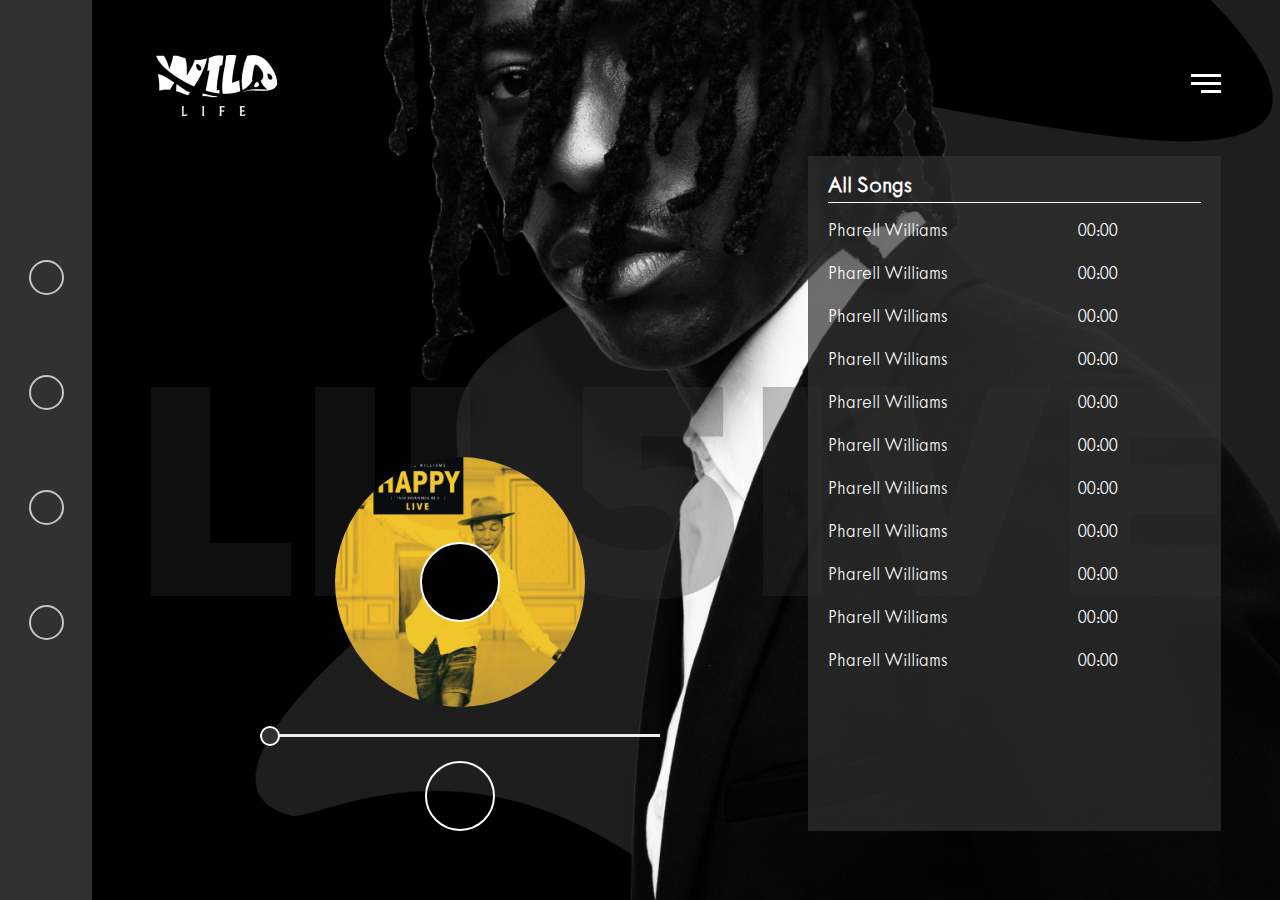
<file: pages/music-player.html>
<!DOCTYPE html>
<html lang="en">
  <head>
    <meta charset="UTF-8" />
    <meta name="viewport" content="width=device-width, initial-scale=1.0" />
    <link rel="icon" href="../assets/images/Wild-life-white-mobile.png" />
    <link
      rel="stylesheet"
      href="https://cdnjs.cloudflare.com/ajax/libs/font-awesome/6.4.0/css/all.min.css"
      integrity="sha512-iecdLmaskl7CVkqkXNQ/ZH/XLlvWZOJyj7Yy7tcenmpD1ypASozpmT/E0iPtmFIB46ZmdtAc9eNBvH0H/ZpiBw=="
      crossorigin="anonymous"
      referrerpolicy="no-referrer"
    />
    <link rel="stylesheet" href="../styles/music-player/index.css" />
    <title>Music Player</title>
  </head>
  <body>
    <main class="container">
      <section class="min-h-screen home-page-content">
        <!-- side bar -->
        <aside class="side-bar side-bar-one">
          <ul class="icons-container h-full w-full d-flex">
            <li class="icon-wrapper">
              <a href="#"> <i class="fa-brands fa-twitter"></i> </a>
            </li>

            <li class="icon-wrapper">
              <a href="#"> <i class="fa-brands fa-facebook-f"></i></a>
            </li>

            <li class="icon-wrapper">
              <a href="#"> <i class="fa-brands fa-instagram"></i> </a>
            </li>

            <li class="icon-wrapper play">
              <a href="./pages/music-player.html">
                <i class="fa-solid fa-play"></i>
              </a>
            </li>
          </ul>
        </aside>

        <!-- sidebar navigation -->
        <nav class="navigation">
          <div class="menu-items-container w-full h-full d-flex">
            <figure class="logo sidebar-logo">
              <a href="/"></a>
            </figure>

            <ul class="nav">
              <li class="nav-items">
                <a href="#" class="nav-links">artists</a>
              </li>
              <li class="nav-items">
                <a href="#" class="nav-links">services</a>
              </li>
              <li class="nav-items">
                <a href="#" class="nav-links">discography</a>
              </li>
              <li class="nav-items"><a href="#" class="nav-links">about</a></li>
              <li class="nav-items">
                <a href="#" class="nav-links">contact</a>
              </li>
            </ul>

            <div class="socials">
              <li>
                <a href="#"> <i class="fa-brands fa-twitter"></i> </a>
              </li>
              <li>
                <a href="#"> <i class="fa-brands fa-facebook-f"></i></a>
              </li>
              <li>
                <a href="#"> <i class="fa-brands fa-instagram"></i> </a>
              </li>
              <li>
                <a href="./pages/music-player.html">
                  <i class="fa-solid fa-play"></i>
                </a>
              </li>
            </div>
          </div>
        </nav>
        <!-- main page content -->
        <section class="page-content">
          <header class="w-90 mx-auto d-flex">
            <figure class="logo">
              <a href="/"></a>
            </figure>

            <div class="hamburger-search-wrapper d-flex">
              <div class="search-icon">
                <button>
                  <i class="fa-solid fa-magnifying-glass"></i>
                </button>
              </div>

              <div class="hamburger-icon">
                <button><span></span><span></span><span></span></button>
              </div>
            </div>
          </header>

          <section class="music-lists-container w-90">
            <div class="controls-section">
              <div class="controls">
                <div class="thumbnail-image">
                  <span class="inner-circle"></span>
                </div>

                <audio>
                  <source src="" type="" />
                </audio>

                <div class="controls-wrapper">
                  <div class="audio-progress">
                    <input type="range" id="progress" value="0" max="100" />
                  </div>

                  <ul class="audio-controls">
                    <li>
                      <i class="fa-solid fa-shuffle"></i>
                    </li>
                    <li>
                      <i class="fa-solid fa-backward-step"></i>
                    </li>
                    <li class="play">
                      <i class="fa-sharp fa-solid fa-play"></i>
                    </li>
                    <li>
                      <i class="fa-solid fa-forward-step"></i>
                    </li>
                    <li>
                      <i class="fa-solid fa-repeat"></i>
                    </li>
                  </ul>
                </div>
              </div>
            </div>

            <div class="list-of-music-player">
              <h2 class="all-songs">All Songs</h2>
              <ul class="music-list">
                <li>
                  <span class="name">pharell williams</span>
                  <span class="duration">00:00</span>
                </li>
                <li>
                  <span class="name">pharell williams</span>
                  <span class="duration">00:00</span>
                </li>
                <li>
                  <span class="name">pharell williams</span>
                  <span class="duration">00:00</span>
                </li>
                <li>
                  <span class="name">pharell williams</span>
                  <span class="duration">00:00</span>
                </li>
                <li>
                  <span class="name">pharell williams</span>
                  <span class="duration">00:00</span>
                </li>
                <li>
                  <span class="name">pharell williams</span>
                  <span class="duration">00:00</span>
                </li>
                <li>
                  <span class="name">pharell williams</span>
                  <span class="duration">00:00</span>
                </li>

                <li>
                  <span class="name">pharell williams</span>
                  <span class="duration">00:00</span>
                </li>
                <li>
                  <span class="name">pharell williams</span>
                  <span class="duration">00:00</span>
                </li>
                <li>
                  <span class="name">pharell williams</span>
                  <span class="duration">00:00</span>
                </li>
                <li>
                  <span class="name">pharell williams</span>
                  <span class="duration">00:00</span>
                </li>
              </ul>
            </div>
          </section>
        </section>
      </section>
    </main>

    <script src="../js//music-player/music-player.js"></script>
  </body>
</html>
</file>
<file: styles/music-player/index.css>
@import url("../utils.css");

* {
  margin: 0;
  padding: 0;
  box-sizing: border-box;
}

:root {
  --black-color: #000000;
  --bastille-color: #313132;
  --white-color: #ffffff;
  --socials-color: #c4c4c4;
  --red-color: #ff0000;
  --white-smoke: #eeeeee;
}

::-webkit-scrollbar {
  background-color: var(--white-smoke);
  width: 5px;
  height: 5px;
}

::-webkit-scrollbar-thumb {
  background-color: var(--bastille-color);
  border-radius: 20px;
  width: 100%;
  height: 100%;
}

@font-face {
  font-family: Twcenmt;
  src: url("../../assets/fonts/tw-cen-mt-std-light.otf");
  font-weight: normal;
}

@font-face {
  font-family: ronet;
  src: url("../../assets/fonts/Ronet-DEMO.ttf");
}

body {
  background-color: var(--black-color);
  background-image: url("../../assets/images/vector-bg-mobile.png");
  background-attachment: fixed;
  background-repeat: no-repeat;
  background-size: 100% contain;
  background-position: right bottom;
  color: var(--white-color);
  font-family: Twcenmt;
  /* overflow: hidden; */
}

.home-page-content {
  background-image: url("../../assets/images/man-bg-mobile.png");
  /* background-image: url("../../assets/images/music-player/music-player-bg.png"); */
  background-repeat: no-repeat;
  background-size: cover;
  background-position: center;
  overflow: hidden;
  background-attachment: fixed;
}

/* sidebar */
.side-bar {
  display: none;
}

.page-content {
  _border: 2px solid red;
  height: 100%;
  padding-top: 20px;
}

/* header */
header {
  align-items: center;
  justify-content: space-between;
}

.logo {
  width: 53px;
  height: 40px;
  background-image: url("../../assets/images/Wild-life-white-mobile.png");
  background-repeat: no-repeat;
  background-position: center center;
}

.logo a {
  width: 100%;
  height: 100%;
  display: block;
}

.hamburger-search-wrapper {
  align-items: center;
  gap: 40px;
  cursor: pointer;
}

.search-icon {
  width: 35px;
  height: 35px;
  display: none;
}

.search-icon button {
  color: var(--white-color);
  font-size: 20px;
}

.hamburger-icon button {
  display: flex;
  flex-direction: column;
  align-items: flex-end;
}

.hamburger-icon button span {
  width: 27px;
  height: 3px;
  margin: 0 0 5px;
  display: block;
  background-color: var(--white-color);
}

.hamburger-icon button span:nth-child(3) {
  width: 20px;
}

/* navigation bar */
nav {
  position: fixed;
  bottom: 0;
  top: 0;
  background: rgba(37, 37, 37, 0.5);
  backdrop-filter: blur(50px);
  z-index: 2;
  width: 265px;
  transform: translateX(-1000px);
  transition: 0.3s linear;
}

.active {
  transform: translateX(0);
}

.menu-items-container {
  justify-content: center;
  align-items: center;
  flex-direction: column;
  gap: 40px;
}

.nav {
  width: 100%;
  list-style-type: none;
  margin: 0;
  padding: 0;
  display: flex;
  justify-content: center;
  align-items: center;
  flex-direction: column;
  gap: 1rem;
}

.nav-items a {
  font-size: 16px;
  color: var(--white-color);
  text-transform: capitalize;
}

.socials {
  width: 100%;
  list-style-type: none;
  margin: 20px 0 0;
  padding: 0;
  display: flex;
  justify-content: center;
  align-items: center;
  gap: 1.5rem;
}

.socials li a {
  font-size: 16px;
  color: var(--white-color);
}

.socials li a .fa-play {
  color: var(--red-color);
}

.sidebar-logo {
  width: 89px;
  height: 42px;
}

.music-lists-container {
  margin: 40px auto 0;
  background-image: url("../../assets/images/LIL5IVE-mobile.png");
  background-repeat: no-repeat;
  background-size: contain;
  background-position: center;
}

.list-of-music-player {
  _border: 2px solid green;
  height: 62vh;
  overflow-y: auto;
  background-color: rgba(49, 49, 50, 0.7);
  padding: 20px;
}

.music-list {
  padding: 0 10px 0 0;
}

.all-songs {
  margin-bottom: 20px;
  border-bottom: 1px solid white;
  padding-bottom: 5px;
}

.music-list li {
  width: 70%;
  margin-bottom: 25px;
  font-size: 20px;
  text-transform: capitalize;
  display: flex;
  justify-content: space-between;
  align-items: center;
}

.controls {
}

.thumbnail-image {
  background-image: url("../../assets/images/song-thumbnails/pharrell-williams.jpg");
  background-repeat: no-repeat;
  background-size: contain;
  width: 250px;
  height: 250px;
  border-radius: 50%;
  display: flex;
  justify-content: center;
  align-items: center;
  margin: auto;
  animation: rotateDisc 2s linear infinite;
}

.inner-circle {
  width: 20px;
  height: 20px;
  display: block;
  border-radius: 50%;
  border: 2px solid white;
  background-color: var(--black-color);
}

@keyframes rotateDisc {
  from {
    transform: rotate(0deg);
  }
  to {
    transform: rotate(360deg);
  }
}

.audio-progress {
  width: 100%;
  text-align: center;
  margin: 20px 0;
}

#progress {
  -webkit-appearance: none;
  appearance: none;
  height: 3px;
  /* max-width: 248px; */
  width: 100%;
  background-color: var(--white-smoke);
  cursor: pointer;
}

#progress::-webkit-slider-thumb {
  -webkit-appearance: none;
  appearance: none;
  width: 20px;
  height: 20px;
  border: 2px solid white;
  background: var(--bastille-color);
  border-radius: 50%;
}

.audio-controls {
  list-style-type: none;
  display: flex;
  margin: 20px 0 0;
  padding: 0;
  justify-content: center;
  align-items: center;
  gap: 20px;
}

.audio-controls li {
  cursor: pointer;
  font-size: 20px;
}

.audio-controls .play {
  border: 2px solid white;
  width: 40px;
  height: 40px;
  display: flex;
  justify-content: center;
  align-items: center;
  border-radius: 50%;
}

@media screen and (max-width: 767px) {
  .controls-section {
    position: fixed;
    bottom: 0;
    right: 0;
    left: 0;
    padding: 0 0 10px;
    background: var(--bastille-color);
  }

  .controls {
    width: 90%;
    margin: auto;
    display: flex;
    gap: 20px;
    align-items: center;
  }

  .thumbnail-image {
    width: 70px;
    height: 70px;
    margin: 0;
  }

  .controls-wrapper {
    width: 70%;
  }
}

@media screen and (min-width: 640px) {
  body {
    background-image: url("../../assets/images/wavy-vector-bg.png");
    background-size: auto 100vh;
    background-position: right bottom;
  }

  .home-page-content {
    background-image: url("../../assets/images/man-bg.png");
    background-size: auto 100vh;
    background-position: right bottom;
  }

  nav {
    width: 563px;
  }

  .nav-items a {
    font-size: 36px;
  }

  .socials {
    margin: 40px 0 0;
  }

  .socials li a {
    font-size: 24px;
    color: var(--white-color);
  }

  .sidebar-logo {
    display: none;
  }

  #progress {
    max-width: 400px;
  }
}

@media screen and (min-width: 768px) {
  .side-bar {
    width: 92px;
    position: fixed;
    top: 0;
    bottom: 0;
    left: 0;
    display: block;
    background-color: var(--bastille-color);
  }

  .icons-container {
    flex-direction: column;
    align-items: center;
    justify-content: center;
    gap: 80px;
    list-style-type: none;
  }

  .icons-container a {
    color: var(--socials-color);
    width: 100%;
    height: 100%;
    display: flex;
    justify-content: center;
    align-items: center;
    text-decoration: none;
    font-size: 18px;
  }

  .icon-wrapper {
    width: 35px;
    height: 35px;
    border: 2px solid var(--socials-color);
    border-radius: 50%;
  }

  .play a {
    color: var(--red-color);
  }

  /* main content of the page */

  .page-content {
    position: relative;
    width: calc(100% - 92px);
    left: 92px;
    padding-top: 55px;
  }

  .search-icon {
    display: block;
  }

  .hamburger-icon button span {
    width: 30px;
    height: 3px;
  }

  /* header */
  .logo {
    width: 128px;
    height: 61px;
    background-image: url("../../assets/images/wild-life-white-logo.png");
  }

  .music-lists-container {
    display: flex;
    gap: 40px;
    background-image: url("../../assets/images/LIL5IVE.png");
    align-items: flex-end;
  }

  .controls-section {
    width: 60%;
  }

  .list-of-music-player {
    width: 40%;
    height: 75vh;
  }

  .inner-circle {
    width: 80px;
    height: 80px;
  }

  .audio-controls li {
    font-size: 32px;
  }

  .audio-controls .play {
    width: 70px;
    height: 70px;
  }

  .music-list li {
    width: 80%;
  }
}
</file>
